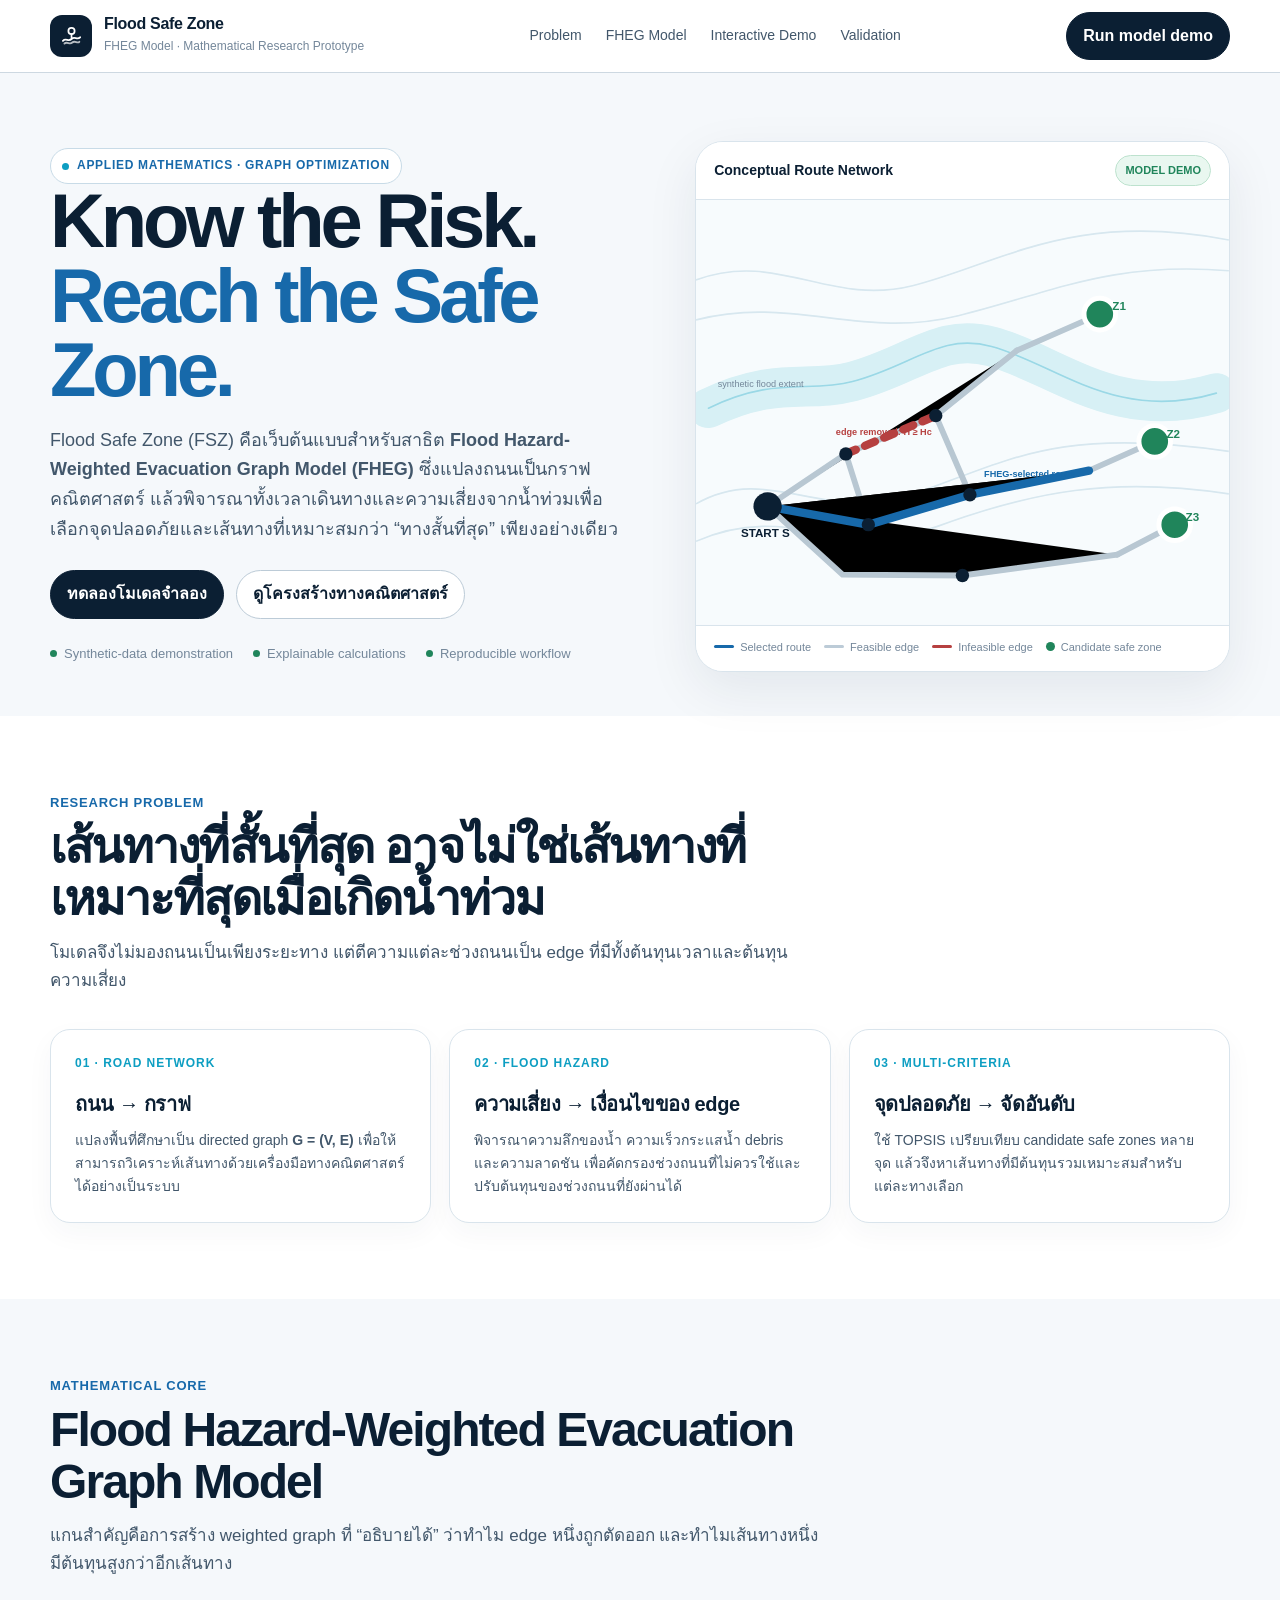
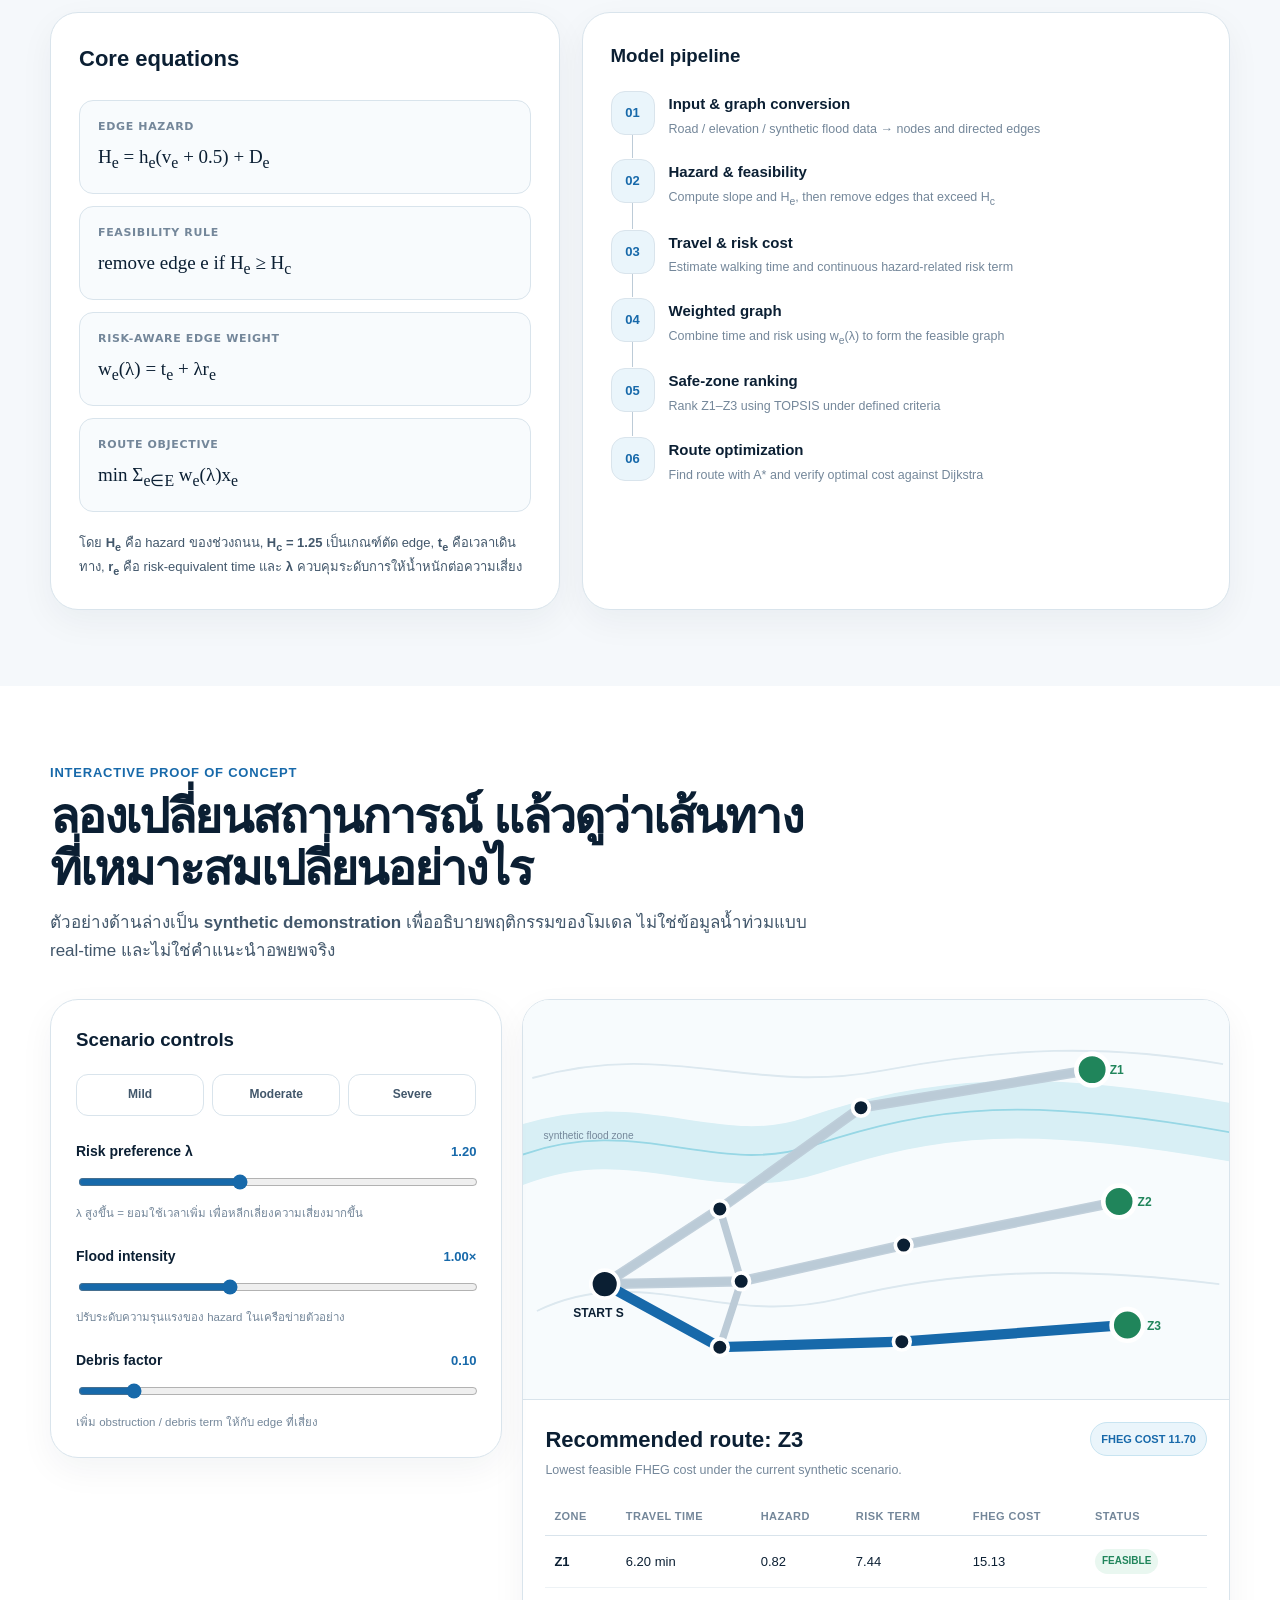
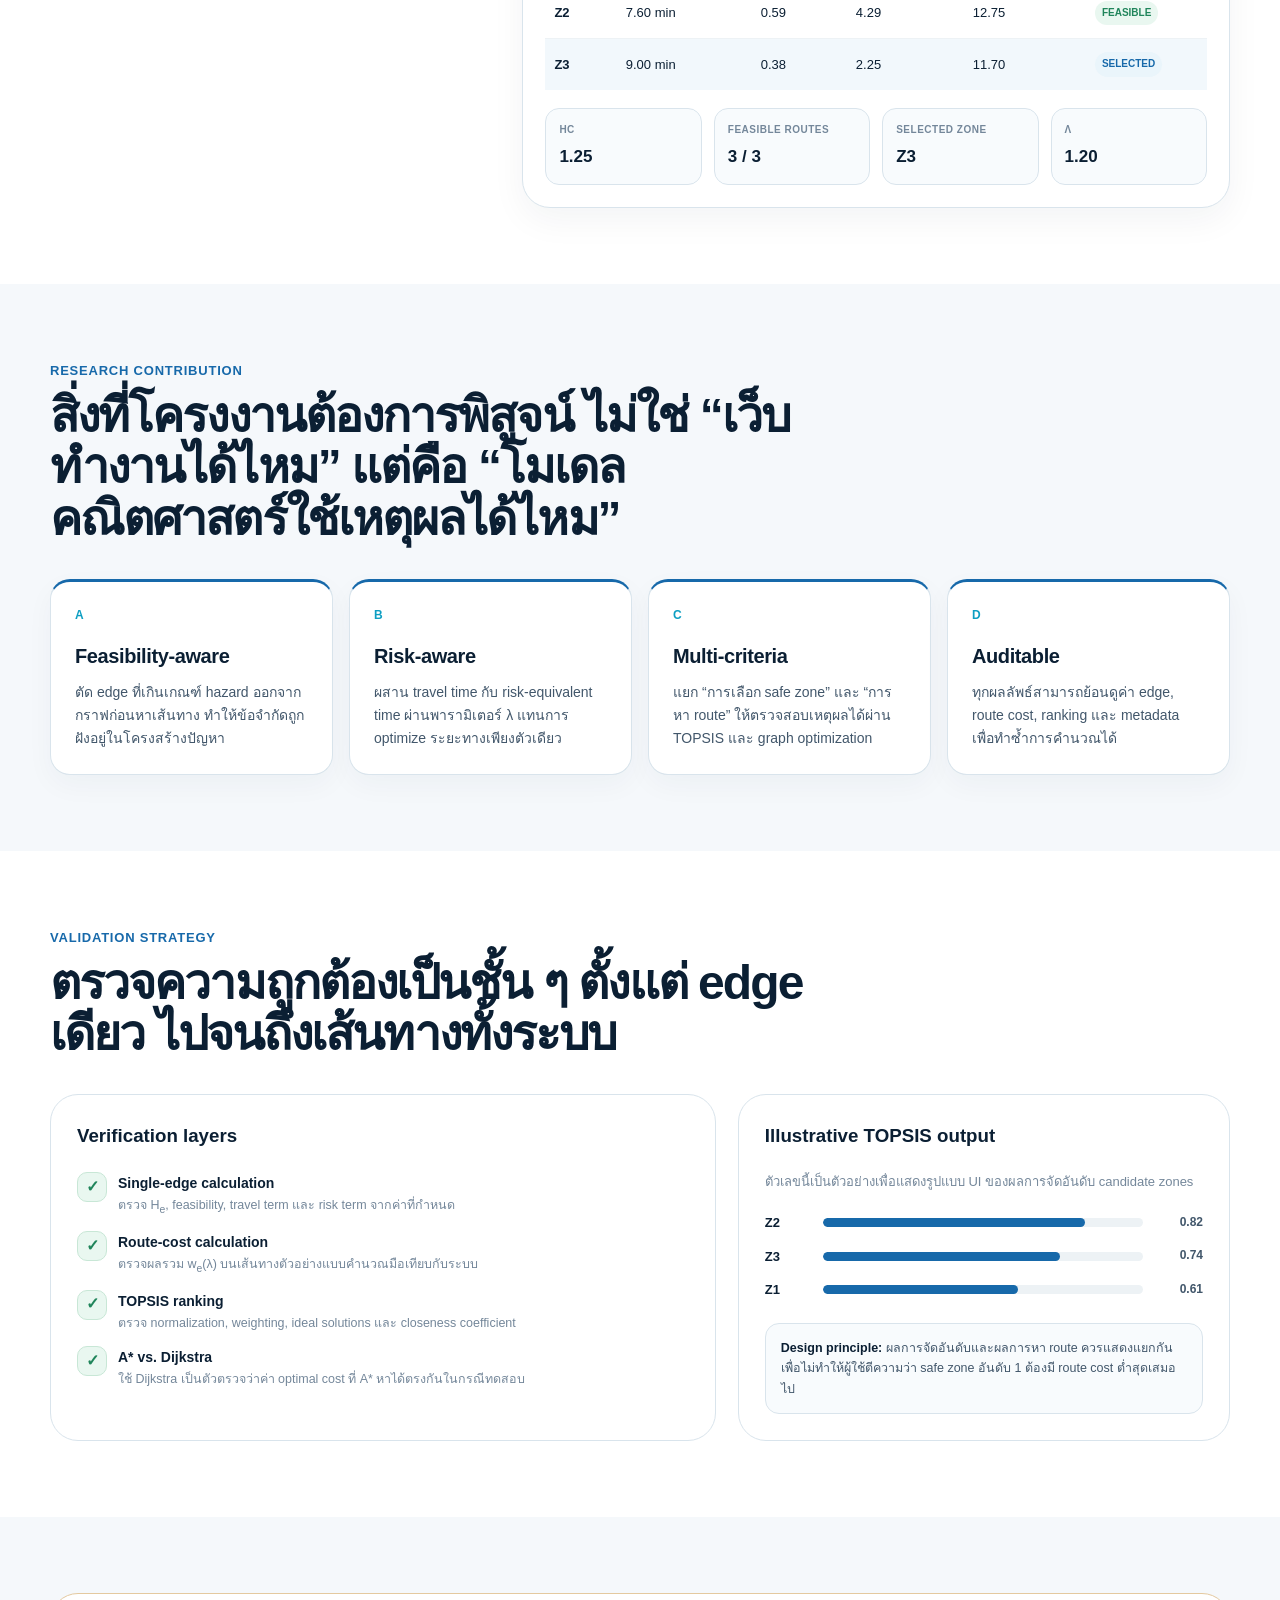
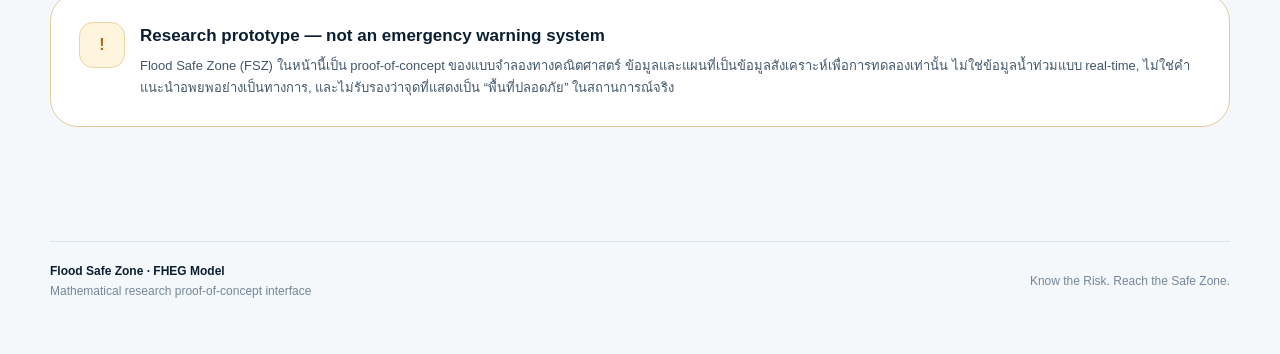
<file: index (2).html>
<!DOCTYPE html>
<html lang="th">
<head>
  <meta charset="UTF-8" />
  <meta name="viewport" content="width=device-width, initial-scale=1.0" />
  <meta name="description" content="Flood Safe Zone (FSZ) — Proof-of-concept interface for the Flood Hazard-Weighted Evacuation Graph Model (FHEG)." />
  <title>Flood Safe Zone | FHEG Model</title>
  <style>
    :root {
      --bg: #f5f8fb;
      --surface: #ffffff;
      --surface-2: #f8fbfd;
      --ink: #0b1f33;
      --ink-2: #42576b;
      --muted: #74879a;
      --line: #d9e4ec;
      --line-strong: #bccbd7;
      --blue: #1769aa;
      --cyan: #0d9ec2;
      --blue-soft: #eaf5fb;
      --green: #20855b;
      --green-soft: #e9f7f0;
      --amber: #a76b12;
      --amber-soft: #fff5de;
      --red: #b64040;
      --red-soft: #fff0f0;
      --shadow: 0 18px 52px rgba(13, 41, 66, 0.08);
      --radius-xl: 28px;
      --radius-lg: 20px;
      --radius-md: 14px;
      --max: 1180px;
    }

    * { box-sizing: border-box; }
    html { scroll-behavior: smooth; }
    body {
      margin: 0;
      font-family: ui-sans-serif, -apple-system, BlinkMacSystemFont, "Segoe UI", "Noto Sans Thai", Arial, sans-serif;
      color: var(--ink);
      background: var(--bg);
      line-height: 1.65;
    }

    a { color: inherit; text-decoration: none; }
    button, input { font: inherit; }
    button { cursor: pointer; }

    .container { width: min(calc(100% - 36px), var(--max)); margin: 0 auto; }

    .topbar {
      position: sticky;
      top: 0;
      z-index: 50;
      background: rgba(255,255,255,.96);
      border-bottom: 1px solid rgba(188,203,215,.75);
      backdrop-filter: blur(10px);
    }

    .nav {
      min-height: 72px;
      display: flex;
      align-items: center;
      justify-content: space-between;
      gap: 28px;
    }

    .brand { display: flex; align-items: center; gap: 12px; min-width: 0; }
    .brand-mark {
      width: 42px; height: 42px; border-radius: 12px;
      display: grid; place-items: center;
      background: var(--ink);
      color: #fff;
      flex: 0 0 auto;
    }
    .brand-mark svg { width: 25px; height: 25px; }
    .brand-copy strong { display: block; letter-spacing: -.02em; font-size: 16px; line-height: 1.15; }
    .brand-copy span { display: block; color: var(--muted); font-size: 12px; margin-top: 3px; }

    .nav-links { display: flex; align-items: center; gap: 24px; color: var(--ink-2); font-size: 14px; }
    .nav-links a:hover { color: var(--blue); }

    .nav-cta, .primary-btn, .secondary-btn {
      border-radius: 999px;
      padding: 10px 16px;
      border: 1px solid var(--line-strong);
      font-weight: 700;
      transition: .2s ease;
    }
    .nav-cta, .primary-btn { background: var(--ink); color: #fff; border-color: var(--ink); }
    .nav-cta:hover, .primary-btn:hover { transform: translateY(-1px); background: #14314c; }
    .secondary-btn { background: #fff; color: var(--ink); }
    .secondary-btn:hover { border-color: var(--blue); color: var(--blue); }

    .hero { padding: 68px 0 44px; }
    .hero-grid {
      display: grid;
      grid-template-columns: 1.05fr .95fr;
      gap: 54px;
      align-items: center;
    }

    .eyebrow {
      display: inline-flex;
      align-items: center;
      gap: 8px;
      padding: 7px 11px;
      border: 1px solid #c8dbe7;
      border-radius: 999px;
      color: var(--blue);
      background: #fff;
      font-size: 12px;
      font-weight: 800;
      letter-spacing: .06em;
      text-transform: uppercase;
    }
    .dot { width: 7px; height: 7px; border-radius: 50%; background: var(--cyan); }

    h1, h2, h3, p { margin-top: 0; }
    h1 {
      margin-bottom: 18px;
      max-width: 780px;
      font-size: clamp(42px, 6vw, 76px);
      line-height: .98;
      letter-spacing: -.055em;
      font-weight: 850;
    }
    h1 .accent { color: var(--blue); }
    .hero-lead {
      max-width: 700px;
      color: var(--ink-2);
      font-size: 18px;
      margin-bottom: 26px;
    }
    .hero-actions { display: flex; gap: 12px; flex-wrap: wrap; }
    .hero-micro {
      display: flex;
      gap: 20px;
      flex-wrap: wrap;
      margin-top: 24px;
      color: var(--muted);
      font-size: 13px;
    }
    .hero-micro span { display: inline-flex; align-items: center; gap: 7px; }
    .hero-micro i { width: 7px; height: 7px; border-radius: 50%; background: var(--green); }

    .hero-visual {
      position: relative;
      border: 1px solid var(--line);
      background: #fff;
      box-shadow: var(--shadow);
      border-radius: var(--radius-xl);
      overflow: hidden;
    }
    .map-head {
      min-height: 58px;
      display: flex;
      align-items: center;
      justify-content: space-between;
      gap: 12px;
      padding: 0 18px;
      border-bottom: 1px solid var(--line);
      background: #fff;
    }
    .map-head strong { font-size: 14px; }
    .status-chip {
      font-size: 11px;
      font-weight: 800;
      border-radius: 999px;
      padding: 5px 9px;
      background: var(--green-soft);
      color: var(--green);
      border: 1px solid #bde2ce;
    }
    .hero-map { display: block; width: 100%; height: auto; background: #f7fbfd; }
    .map-legend {
      display: flex;
      gap: 13px;
      flex-wrap: wrap;
      align-items: center;
      padding: 12px 18px 15px;
      border-top: 1px solid var(--line);
      color: var(--muted);
      font-size: 11px;
      background: #fff;
    }
    .legend-item { display: inline-flex; gap: 6px; align-items: center; }
    .legend-line { width: 20px; height: 3px; border-radius: 99px; background: var(--line-strong); }
    .legend-line.selected { background: var(--blue); }
    .legend-line.blocked { background: var(--red); }
    .legend-node { width: 9px; height: 9px; border-radius: 50%; background: var(--green); }

    .section { padding: 76px 0; }
    .section.white { background: #fff; }
    .section-heading { max-width: 770px; margin-bottom: 34px; }
    .section-heading .kicker { color: var(--blue); font-size: 13px; font-weight: 800; letter-spacing: .06em; text-transform: uppercase; margin-bottom: 8px; }
    h2 { font-size: clamp(31px, 4vw, 48px); letter-spacing: -.04em; line-height: 1.08; margin-bottom: 14px; }
    .section-heading p { color: var(--ink-2); font-size: 17px; }

    .problem-grid { display: grid; grid-template-columns: repeat(3, 1fr); gap: 18px; }
    .card {
      background: #fff;
      border: 1px solid var(--line);
      border-radius: var(--radius-lg);
      padding: 24px;
      box-shadow: 0 10px 28px rgba(13, 41, 66, 0.04);
    }
    .card .num { color: var(--cyan); font-size: 12px; font-weight: 900; letter-spacing: .08em; margin-bottom: 14px; }
    .card h3 { font-size: 20px; margin-bottom: 8px; letter-spacing: -.02em; }
    .card p { color: var(--ink-2); margin-bottom: 0; font-size: 14px; }

    .model-shell {
      display: grid;
      grid-template-columns: .88fr 1.12fr;
      gap: 22px;
      align-items: stretch;
    }
    .formula-card, .workflow-card, .demo-panel, .results-panel {
      background: #fff;
      border: 1px solid var(--line);
      border-radius: var(--radius-xl);
      box-shadow: 0 12px 34px rgba(13, 41, 66, 0.05);
    }
    .formula-card { padding: 28px; }
    .formula-card h3 { font-size: 22px; }
    .formula-stack { display: grid; gap: 12px; margin: 20px 0; }
    .formula {
      padding: 17px 18px;
      background: var(--surface-2);
      border: 1px solid var(--line);
      border-radius: var(--radius-md);
      font-family: "Cambria Math", "Times New Roman", serif;
      font-size: 19px;
      overflow-x: auto;
      white-space: nowrap;
    }
    .formula small { font-family: ui-sans-serif, system-ui, sans-serif; font-size: 11px; color: var(--muted); display: block; margin-bottom: 5px; text-transform: uppercase; letter-spacing: .06em; font-weight: 800; }
    .model-note { color: var(--ink-2); font-size: 13px; margin-bottom: 0; }

    .workflow-card { padding: 28px; }
    .workflow { display: grid; gap: 0; }
    .workflow-step { display: grid; grid-template-columns: 44px 1fr; gap: 14px; position: relative; padding-bottom: 20px; }
    .workflow-step:last-child { padding-bottom: 0; }
    .workflow-step:not(:last-child)::before { content: ""; position: absolute; left: 21px; top: 39px; bottom: 1px; width: 1px; background: var(--line-strong); }
    .step-icon { width: 44px; height: 44px; border-radius: 14px; border: 1px solid var(--line); background: var(--blue-soft); color: var(--blue); display: grid; place-items: center; font-weight: 900; font-size: 13px; z-index: 1; }
    .workflow-step h4 { margin: 1px 0 2px; font-size: 15px; }
    .workflow-step p { margin: 0; color: var(--muted); font-size: 12.5px; }

    .demo-wrap { display: grid; grid-template-columns: .78fr 1.22fr; gap: 20px; align-items: start; }
    .demo-panel { padding: 25px; position: sticky; top: 92px; }
    .control { margin-bottom: 22px; }
    .control:last-child { margin-bottom: 0; }
    .control-head { display: flex; align-items: baseline; justify-content: space-between; gap: 12px; margin-bottom: 9px; }
    .control-head label { font-size: 14px; font-weight: 800; }
    .control-value { color: var(--blue); font-size: 13px; font-weight: 900; }
    input[type="range"] { width: 100%; accent-color: var(--blue); }
    .control-help { margin-top: 5px; color: var(--muted); font-size: 11.5px; }
    .preset-row { display: grid; grid-template-columns: repeat(3, 1fr); gap: 8px; margin-bottom: 24px; }
    .preset {
      border: 1px solid var(--line);
      background: #fff;
      border-radius: 12px;
      padding: 10px 8px;
      font-size: 12px;
      font-weight: 800;
      color: var(--ink-2);
    }
    .preset:hover { border-color: var(--blue); color: var(--blue); }

    .results-panel { overflow: hidden; }
    .results-map-wrap { border-bottom: 1px solid var(--line); background: #f7fbfd; }
    #demoMap { display: block; width: 100%; height: auto; }
    .result-summary { padding: 22px; }
    .result-top { display: flex; justify-content: space-between; gap: 18px; align-items: flex-start; margin-bottom: 16px; }
    .result-top h3 { font-size: 22px; margin-bottom: 2px; }
    .result-top p { color: var(--muted); margin: 0; font-size: 12.5px; }
    .decision-badge { white-space: nowrap; padding: 7px 10px; border-radius: 999px; background: var(--blue-soft); color: var(--blue); font-size: 11px; font-weight: 900; border: 1px solid #c8e4f1; }

    .route-table { width: 100%; border-collapse: collapse; font-size: 13px; }
    .route-table th { text-align: left; color: var(--muted); font-size: 11px; letter-spacing: .04em; text-transform: uppercase; padding: 10px 9px; border-bottom: 1px solid var(--line); }
    .route-table td { padding: 13px 9px; border-bottom: 1px solid #edf2f5; vertical-align: middle; }
    .route-table tr:last-child td { border-bottom: 0; }
    .route-table tr.selected-row { background: #f2f8fc; }
    .route-name { font-weight: 800; }
    .route-status { font-size: 10px; font-weight: 900; padding: 4px 7px; border-radius: 999px; display: inline-block; }
    .route-status.open { color: var(--green); background: var(--green-soft); }
    .route-status.blocked { color: var(--red); background: var(--red-soft); }
    .route-status.best { color: var(--blue); background: var(--blue-soft); }

    .audit-row { display: grid; grid-template-columns: repeat(4, 1fr); gap: 12px; margin-top: 18px; }
    .audit-metric { padding: 13px; border: 1px solid var(--line); border-radius: 14px; background: var(--surface-2); }
    .audit-metric span { display: block; color: var(--muted); font-size: 10px; text-transform: uppercase; letter-spacing: .05em; font-weight: 800; }
    .audit-metric strong { display: block; margin-top: 5px; font-size: 17px; }

    .contrib-grid { display: grid; grid-template-columns: repeat(4, 1fr); gap: 16px; }
    .contrib-card { border-top: 3px solid var(--blue); }

    .validation-grid { display: grid; grid-template-columns: 1.15fr .85fr; gap: 22px; }
    .validation-box { border: 1px solid var(--line); border-radius: var(--radius-xl); background: #fff; padding: 26px; }
    .checklist { display: grid; gap: 13px; margin-top: 20px; }
    .check-item { display: grid; grid-template-columns: 30px 1fr; gap: 11px; align-items: start; }
    .check-mark { width: 30px; height: 30px; border-radius: 10px; display: grid; place-items: center; background: var(--green-soft); color: var(--green); font-weight: 900; border: 1px solid #c8e7d6; }
    .check-item strong { display: block; font-size: 14px; }
    .check-item span { display: block; color: var(--muted); font-size: 12.5px; }

    .topsis {
      display: grid;
      gap: 12px;
      margin-top: 20px;
    }
    .zone-row { display: grid; grid-template-columns: 48px 1fr 50px; gap: 10px; align-items: center; }
    .zone-row strong { font-size: 13px; }
    .bar { height: 9px; background: #edf2f5; border-radius: 99px; overflow: hidden; }
    .bar > span { display: block; height: 100%; background: var(--blue); border-radius: inherit; }
    .zone-row em { font-style: normal; font-size: 12px; font-weight: 900; color: var(--ink-2); text-align: right; }

    .disclaimer {
      padding: 28px;
      border-radius: var(--radius-xl);
      background: #fff;
      border: 1px solid #e4c99f;
      display: grid;
      grid-template-columns: 46px 1fr;
      gap: 15px;
      align-items: start;
    }
    .warning-icon { width: 46px; height: 46px; border-radius: 14px; display: grid; place-items: center; background: var(--amber-soft); color: var(--amber); border: 1px solid #ecd49d; font-weight: 900; }
    .disclaimer h3 { margin-bottom: 5px; font-size: 17px; }
    .disclaimer p { margin: 0; color: var(--ink-2); font-size: 13px; }

    footer { padding: 38px 0 52px; color: var(--muted); font-size: 12px; }
    .footer-row { display: flex; justify-content: space-between; gap: 18px; align-items: center; border-top: 1px solid var(--line); padding-top: 20px; }

    .mobile-only { display: none; }

    @media (max-width: 980px) {
      .nav-links { display: none; }
      .hero-grid, .model-shell, .demo-wrap, .validation-grid { grid-template-columns: 1fr; }
      .hero { padding-top: 46px; }
      .demo-panel { position: static; }
      .problem-grid { grid-template-columns: 1fr 1fr; }
      .contrib-grid { grid-template-columns: 1fr 1fr; }
    }

    @media (max-width: 640px) {
      .container { width: min(calc(100% - 24px), var(--max)); }
      .nav { min-height: 64px; }
      .brand-copy span { display: none; }
      .nav-cta { display: none; }
      .hero { padding: 38px 0 26px; }
      h1 { font-size: 44px; }
      .hero-lead { font-size: 16px; }
      .section { padding: 58px 0; }
      .problem-grid, .contrib-grid { grid-template-columns: 1fr; }
      .audit-row { grid-template-columns: 1fr 1fr; }
      .result-top { display: grid; }
      .route-table { font-size: 12px; }
      .route-table th:nth-child(3), .route-table td:nth-child(3) { display: none; }
      .footer-row { display: grid; }
    }
  </style>
</head>
<body>
  <header class="topbar">
    <div class="container nav">
      <a href="#top" class="brand" aria-label="Flood Safe Zone home">
        <div class="brand-mark" aria-hidden="true">
          <svg viewBox="0 0 32 32" fill="none">
            <path d="M5 21.5C9 17.2 12 23.4 16 19.2C20 15 23.2 21.2 27 17" stroke="currentColor" stroke-width="2.4" stroke-linecap="round"/>
            <path d="M7 25C10.8 21.7 13.3 27.2 17 23.7C20.4 20.4 23.5 25.5 26 22.8" stroke="currentColor" stroke-width="2.4" stroke-linecap="round" opacity=".7"/>
            <circle cx="16" cy="9" r="4" stroke="currentColor" stroke-width="2.2"/>
            <path d="M16 13V17" stroke="currentColor" stroke-width="2.2" stroke-linecap="round"/>
          </svg>
        </div>
        <div class="brand-copy">
          <strong>Flood Safe Zone</strong>
          <span>FHEG Model · Mathematical Research Prototype</span>
        </div>
      </a>

      <nav class="nav-links" aria-label="Primary navigation">
        <a href="#problem">Problem</a>
        <a href="#model">FHEG Model</a>
        <a href="#demo">Interactive Demo</a>
        <a href="#validation">Validation</a>
      </nav>

      <a class="nav-cta" href="#demo">Run model demo</a>
    </div>
  </header>

  <main id="top">
    <section class="hero">
      <div class="container hero-grid">
        <div>
          <div class="eyebrow"><span class="dot"></span> Applied Mathematics · Graph Optimization</div>
          <h1>Know the Risk.<br><span class="accent">Reach the Safe Zone.</span></h1>
          <p class="hero-lead">
            Flood Safe Zone (FSZ) คือเว็บต้นแบบสำหรับสาธิต <strong>Flood Hazard-Weighted Evacuation Graph Model (FHEG)</strong>
            ซึ่งแปลงถนนเป็นกราฟคณิตศาสตร์ แล้วพิจารณาทั้งเวลาเดินทางและความเสี่ยงจากน้ำท่วมเพื่อเลือกจุดปลอดภัยและเส้นทางที่เหมาะสมกว่า “ทางสั้นที่สุด” เพียงอย่างเดียว
          </p>
          <div class="hero-actions">
            <a class="primary-btn" href="#demo">ทดลองโมเดลจำลอง</a>
            <a class="secondary-btn" href="#model">ดูโครงสร้างทางคณิตศาสตร์</a>
          </div>
          <div class="hero-micro">
            <span><i></i> Synthetic-data demonstration</span>
            <span><i></i> Explainable calculations</span>
            <span><i></i> Reproducible workflow</span>
          </div>
        </div>

        <div class="hero-visual" aria-label="Conceptual FHEG route map">
          <div class="map-head">
            <strong>Conceptual Route Network</strong>
            <span class="status-chip">MODEL DEMO</span>
          </div>
          <svg class="hero-map" viewBox="0 0 640 510" role="img" aria-label="Stylized network map showing a start point and three candidate safe zones">
            <rect width="640" height="510" fill="#F7FBFD"/>
            <path d="M0 96C98 60 160 128 260 103C364 77 451 12 640 48" stroke="#D7E7EF" stroke-width="2" fill="none"/>
            <path d="M0 144C116 114 198 168 315 139C425 112 498 73 640 85" stroke="#D7E7EF" stroke-width="2" fill="none"/>
            <path d="M0 365C86 315 153 388 255 355C368 318 428 270 640 302" stroke="#D7E7EF" stroke-width="2" fill="none"/>
            <path d="M0 410C112 360 180 434 290 392C404 350 500 332 640 353" stroke="#D7E7EF" stroke-width="2" fill="none"/>

            <path d="M15 250C95 211 134 232 188 218C260 199 294 159 355 176C431 196 504 268 625 232" stroke="#D7F0F5" stroke-width="48" fill="none" stroke-linecap="round"/>
            <path d="M15 250C95 211 134 232 188 218C260 199 294 159 355 176C431 196 504 268 625 232" stroke="#9AD8E6" stroke-width="2" fill="none" stroke-linecap="round"/>

            <g stroke="#B8C7D2" stroke-width="7" stroke-linecap="round">
              <path d="M86 368L180 305L288 259L385 181"/>
              <path d="M86 368L207 390L329 354L472 325"/>
              <path d="M86 368L176 450L320 451L506 426"/>
              <path d="M180 305L207 390"/>
              <path d="M288 259L329 354"/>
              <path d="M385 181L485 137"/>
              <path d="M472 325L551 290"/>
              <path d="M506 426L575 390"/>
            </g>

            <g stroke="#1769AA" stroke-width="10" stroke-linecap="round">
              <path d="M86 368L207 390L329 354L472 325"/>
            </g>
            <path d="M180 305L288 259" stroke="#B64040" stroke-width="10" stroke-linecap="round" stroke-dasharray="13 12"/>

            <g fill="#0B1F33">
              <circle cx="86" cy="368" r="17"/>
              <circle cx="180" cy="305" r="8"/>
              <circle cx="207" cy="390" r="8"/>
              <circle cx="288" cy="259" r="8"/>
              <circle cx="329" cy="354" r="8"/>
              <circle cx="320" cy="451" r="8"/>
            </g>
            <g fill="#20855B" stroke="#FFFFFF" stroke-width="6">
              <circle cx="485" cy="137" r="19"/>
              <circle cx="551" cy="290" r="19"/>
              <circle cx="575" cy="390" r="19"/>
            </g>

            <g font-family="Segoe UI, Arial" font-weight="800" font-size="14">
              <text x="54" y="405" fill="#0B1F33">START S</text>
              <text x="500" y="132" fill="#20855B">Z1</text>
              <text x="565" y="286" fill="#20855B">Z2</text>
              <text x="588" y="386" fill="#20855B">Z3</text>
            </g>
            <g font-family="Segoe UI, Arial" font-size="11" fill="#74879A">
              <text x="26" y="225">synthetic flood extent</text>
              <text x="346" y="333" fill="#1769AA" font-weight="800">FHEG-selected route</text>
              <text x="168" y="282" fill="#B64040" font-weight="800">edge removed: H ≥ Hc</text>
            </g>
          </svg>
          <div class="map-legend">
            <span class="legend-item"><span class="legend-line selected"></span> Selected route</span>
            <span class="legend-item"><span class="legend-line"></span> Feasible edge</span>
            <span class="legend-item"><span class="legend-line blocked"></span> Infeasible edge</span>
            <span class="legend-item"><span class="legend-node"></span> Candidate safe zone</span>
          </div>
        </div>
      </div>
    </section>

    <section id="problem" class="section white">
      <div class="container">
        <div class="section-heading">
          <div class="kicker">Research problem</div>
          <h2>เส้นทางที่สั้นที่สุด อาจไม่ใช่เส้นทางที่เหมาะที่สุดเมื่อเกิดน้ำท่วม</h2>
          <p>โมเดลจึงไม่มองถนนเป็นเพียงระยะทาง แต่ตีความแต่ละช่วงถนนเป็น edge ที่มีทั้งต้นทุนเวลาและต้นทุนความเสี่ยง</p>
        </div>
        <div class="problem-grid">
          <article class="card">
            <div class="num">01 · ROAD NETWORK</div>
            <h3>ถนน → กราฟ</h3>
            <p>แปลงพื้นที่ศึกษาเป็น directed graph <strong>G = (V, E)</strong> เพื่อให้สามารถวิเคราะห์เส้นทางด้วยเครื่องมือทางคณิตศาสตร์ได้อย่างเป็นระบบ</p>
          </article>
          <article class="card">
            <div class="num">02 · FLOOD HAZARD</div>
            <h3>ความเสี่ยง → เงื่อนไขของ edge</h3>
            <p>พิจารณาความลึกของน้ำ ความเร็วกระแสน้ำ debris และความลาดชัน เพื่อคัดกรองช่วงถนนที่ไม่ควรใช้และปรับต้นทุนของช่วงถนนที่ยังผ่านได้</p>
          </article>
          <article class="card">
            <div class="num">03 · MULTI-CRITERIA</div>
            <h3>จุดปลอดภัย → จัดอันดับ</h3>
            <p>ใช้ TOPSIS เปรียบเทียบ candidate safe zones หลายจุด แล้วจึงหาเส้นทางที่มีต้นทุนรวมเหมาะสมสำหรับแต่ละทางเลือก</p>
          </article>
        </div>
      </div>
    </section>

    <section id="model" class="section">
      <div class="container">
        <div class="section-heading">
          <div class="kicker">Mathematical core</div>
          <h2>Flood Hazard-Weighted Evacuation Graph Model</h2>
          <p>แกนสำคัญคือการสร้าง weighted graph ที่ “อธิบายได้” ว่าทำไม edge หนึ่งถูกตัดออก และทำไมเส้นทางหนึ่งมีต้นทุนสูงกว่าอีกเส้นทาง</p>
        </div>

        <div class="model-shell">
          <article class="formula-card">
            <h3>Core equations</h3>
            <div class="formula-stack">
              <div class="formula"><small>Edge hazard</small>H<sub>e</sub> = h<sub>e</sub>(v<sub>e</sub> + 0.5) + D<sub>e</sub></div>
              <div class="formula"><small>Feasibility rule</small>remove edge e if H<sub>e</sub> ≥ H<sub>c</sub></div>
              <div class="formula"><small>Risk-aware edge weight</small>w<sub>e</sub>(λ) = t<sub>e</sub> + λr<sub>e</sub></div>
              <div class="formula"><small>Route objective</small>min Σ<sub>e∈E</sub> w<sub>e</sub>(λ)x<sub>e</sub></div>
            </div>
            <p class="model-note">
              โดย <strong>H<sub>e</sub></strong> คือ hazard ของช่วงถนน, <strong>H<sub>c</sub> = 1.25</strong> เป็นเกณฑ์ตัด edge,
              <strong>t<sub>e</sub></strong> คือเวลาเดินทาง, <strong>r<sub>e</sub></strong> คือ risk-equivalent time และ <strong>λ</strong> ควบคุมระดับการให้น้ำหนักต่อความเสี่ยง
            </p>
          </article>

          <article class="workflow-card">
            <h3>Model pipeline</h3>
            <div class="workflow">
              <div class="workflow-step"><div class="step-icon">01</div><div><h4>Input & graph conversion</h4><p>Road / elevation / synthetic flood data → nodes and directed edges</p></div></div>
              <div class="workflow-step"><div class="step-icon">02</div><div><h4>Hazard & feasibility</h4><p>Compute slope and H<sub>e</sub>, then remove edges that exceed H<sub>c</sub></p></div></div>
              <div class="workflow-step"><div class="step-icon">03</div><div><h4>Travel & risk cost</h4><p>Estimate walking time and continuous hazard-related risk term</p></div></div>
              <div class="workflow-step"><div class="step-icon">04</div><div><h4>Weighted graph</h4><p>Combine time and risk using w<sub>e</sub>(λ) to form the feasible graph</p></div></div>
              <div class="workflow-step"><div class="step-icon">05</div><div><h4>Safe-zone ranking</h4><p>Rank Z1–Z3 using TOPSIS under defined criteria</p></div></div>
              <div class="workflow-step"><div class="step-icon">06</div><div><h4>Route optimization</h4><p>Find route with A* and verify optimal cost against Dijkstra</p></div></div>
            </div>
          </article>
        </div>
      </div>
    </section>

    <section id="demo" class="section white">
      <div class="container">
        <div class="section-heading">
          <div class="kicker">Interactive proof of concept</div>
          <h2>ลองเปลี่ยนสถานการณ์ แล้วดูว่าเส้นทางที่เหมาะสมเปลี่ยนอย่างไร</h2>
          <p>ตัวอย่างด้านล่างเป็น <strong>synthetic demonstration</strong> เพื่ออธิบายพฤติกรรมของโมเดล ไม่ใช่ข้อมูลน้ำท่วมแบบ real-time และไม่ใช่คำแนะนำอพยพจริง</p>
        </div>

        <div class="demo-wrap">
          <aside class="demo-panel">
            <h3>Scenario controls</h3>
            <div class="preset-row">
              <button class="preset" data-preset="mild">Mild</button>
              <button class="preset" data-preset="moderate">Moderate</button>
              <button class="preset" data-preset="severe">Severe</button>
            </div>

            <div class="control">
              <div class="control-head"><label for="lambda">Risk preference λ</label><span class="control-value" id="lambdaValue">1.20</span></div>
              <input id="lambda" type="range" min="0" max="3" value="1.2" step="0.05" />
              <div class="control-help">λ สูงขึ้น = ยอมใช้เวลาเพิ่ม เพื่อหลีกเลี่ยงความเสี่ยงมากขึ้น</div>
            </div>

            <div class="control">
              <div class="control-head"><label for="water">Flood intensity</label><span class="control-value" id="waterValue">1.00×</span></div>
              <input id="water" type="range" min="0.55" max="1.75" value="1" step="0.05" />
              <div class="control-help">ปรับระดับความรุนแรงของ hazard ในเครือข่ายตัวอย่าง</div>
            </div>

            <div class="control">
              <div class="control-head"><label for="debris">Debris factor</label><span class="control-value" id="debrisValue">0.10</span></div>
              <input id="debris" type="range" min="0" max="0.8" value="0.1" step="0.05" />
              <div class="control-help">เพิ่ม obstruction / debris term ให้กับ edge ที่เสี่ยง</div>
            </div>
          </aside>

          <article class="results-panel">
            <div class="results-map-wrap">
              <svg id="demoMap" viewBox="0 0 760 430" role="img" aria-label="Interactive synthetic route network">
                <rect width="760" height="430" fill="#F7FBFD"/>
                <path d="M-10 170C120 119 204 192 311 157C444 113 545 103 770 144" stroke="#D8EFF5" stroke-width="62" fill="none" stroke-linecap="round"/>
                <path d="M-10 170C120 119 204 192 311 157C444 113 545 103 770 144" stroke="#97D7E5" stroke-width="2" fill="none"/>
                <path d="M10 84C160 42 242 103 387 76C520 51 625 47 754 69" stroke="#DCE8EF" stroke-width="2" fill="none"/>
                <path d="M15 335C126 281 213 353 340 322C463 291 587 286 750 306" stroke="#DCE8EF" stroke-width="2" fill="none"/>

                <g id="baseEdges" stroke="#BCCBD7" stroke-width="8" stroke-linecap="round">
                  <path d="M88 306L212 225"/>
                  <path d="M212 225L364 116"/>
                  <path d="M364 116L613 75"/>
                  <path d="M88 306L235 303"/>
                  <path d="M235 303L410 264"/>
                  <path d="M410 264L642 217"/>
                  <path d="M88 306L212 374"/>
                  <path d="M212 374L408 368"/>
                  <path d="M408 368L651 350"/>
                  <path d="M212 225L235 303"/>
                  <path d="M235 303L212 374"/>
                </g>

                <g id="routeZ1" stroke="#1769AA" stroke-width="11" stroke-linecap="round" fill="none">
                  <path d="M88 306L212 225L364 116L613 75"/>
                </g>
                <g id="routeZ2" stroke="#BCCBD7" stroke-width="11" stroke-linecap="round" fill="none">
                  <path d="M88 306L235 303L410 264L642 217"/>
                </g>
                <g id="routeZ3" stroke="#BCCBD7" stroke-width="11" stroke-linecap="round" fill="none">
                  <path d="M88 306L212 374L408 368L651 350"/>
                </g>

                <g fill="#0B1F33" stroke="#fff" stroke-width="4">
                  <circle cx="88" cy="306" r="15"/><circle cx="212" cy="225" r="9"/><circle cx="364" cy="116" r="9"/>
                  <circle cx="235" cy="303" r="9"/><circle cx="410" cy="264" r="9"/>
                  <circle cx="212" cy="374" r="9"/><circle cx="408" cy="368" r="9"/>
                </g>
                <g fill="#20855B" stroke="#fff" stroke-width="5">
                  <circle cx="613" cy="75" r="17"/><circle cx="642" cy="217" r="17"/><circle cx="651" cy="350" r="17"/>
                </g>

                <g font-family="Segoe UI, Arial" font-size="13" font-weight="800">
                  <text x="54" y="341" fill="#0B1F33">START S</text>
                  <text x="632" y="80" fill="#20855B">Z1</text>
                  <text x="662" y="222" fill="#20855B">Z2</text>
                  <text x="672" y="355" fill="#20855B">Z3</text>
                </g>
                <text x="22" y="150" font-family="Segoe UI, Arial" font-size="11" fill="#74879A">synthetic flood zone</text>
              </svg>
            </div>

            <div class="result-summary">
              <div class="result-top">
                <div>
                  <h3 id="decisionTitle">Recommended route: Z1</h3>
                  <p id="decisionText">Lowest feasible FHEG cost under the current synthetic scenario.</p>
                </div>
                <span class="decision-badge" id="decisionBadge">FHEG COST 14.84</span>
              </div>

              <div style="overflow-x:auto;">
                <table class="route-table" aria-label="Synthetic route comparison table">
                  <thead>
                    <tr>
                      <th>Zone</th>
                      <th>Travel time</th>
                      <th>Hazard</th>
                      <th>Risk term</th>
                      <th>FHEG cost</th>
                      <th>Status</th>
                    </tr>
                  </thead>
                  <tbody id="routeRows"></tbody>
                </table>
              </div>

              <div class="audit-row">
                <div class="audit-metric"><span>Hc</span><strong>1.25</strong></div>
                <div class="audit-metric"><span>Feasible routes</span><strong id="feasibleMetric">3 / 3</strong></div>
                <div class="audit-metric"><span>Selected zone</span><strong id="zoneMetric">Z1</strong></div>
                <div class="audit-metric"><span>λ</span><strong id="lambdaMetric">1.20</strong></div>
              </div>
            </div>
          </article>
        </div>
      </div>
    </section>

    <section class="section">
      <div class="container">
        <div class="section-heading">
          <div class="kicker">Research contribution</div>
          <h2>สิ่งที่โครงงานต้องการพิสูจน์ ไม่ใช่ “เว็บทำงานได้ไหม” แต่คือ “โมเดลคณิตศาสตร์ใช้เหตุผลได้ไหม”</h2>
        </div>
        <div class="contrib-grid">
          <article class="card contrib-card"><div class="num">A</div><h3>Feasibility-aware</h3><p>ตัด edge ที่เกินเกณฑ์ hazard ออกจากกราฟก่อนหาเส้นทาง ทำให้ข้อจำกัดถูกฝังอยู่ในโครงสร้างปัญหา</p></article>
          <article class="card contrib-card"><div class="num">B</div><h3>Risk-aware</h3><p>ผสาน travel time กับ risk-equivalent time ผ่านพารามิเตอร์ λ แทนการ optimize ระยะทางเพียงตัวเดียว</p></article>
          <article class="card contrib-card"><div class="num">C</div><h3>Multi-criteria</h3><p>แยก “การเลือก safe zone” และ “การหา route” ให้ตรวจสอบเหตุผลได้ผ่าน TOPSIS และ graph optimization</p></article>
          <article class="card contrib-card"><div class="num">D</div><h3>Auditable</h3><p>ทุกผลลัพธ์สามารถย้อนดูค่า edge, route cost, ranking และ metadata เพื่อทำซ้ำการคำนวณได้</p></article>
        </div>
      </div>
    </section>

    <section id="validation" class="section white">
      <div class="container">
        <div class="section-heading">
          <div class="kicker">Validation strategy</div>
          <h2>ตรวจความถูกต้องเป็นชั้น ๆ ตั้งแต่ edge เดียว ไปจนถึงเส้นทางทั้งระบบ</h2>
        </div>
        <div class="validation-grid">
          <article class="validation-box">
            <h3>Verification layers</h3>
            <div class="checklist">
              <div class="check-item"><div class="check-mark">✓</div><div><strong>Single-edge calculation</strong><span>ตรวจ H<sub>e</sub>, feasibility, travel term และ risk term จากค่าที่กำหนด</span></div></div>
              <div class="check-item"><div class="check-mark">✓</div><div><strong>Route-cost calculation</strong><span>ตรวจผลรวม w<sub>e</sub>(λ) บนเส้นทางตัวอย่างแบบคำนวณมือเทียบกับระบบ</span></div></div>
              <div class="check-item"><div class="check-mark">✓</div><div><strong>TOPSIS ranking</strong><span>ตรวจ normalization, weighting, ideal solutions และ closeness coefficient</span></div></div>
              <div class="check-item"><div class="check-mark">✓</div><div><strong>A* vs. Dijkstra</strong><span>ใช้ Dijkstra เป็นตัวตรวจว่าค่า optimal cost ที่ A* หาได้ตรงกันในกรณีทดสอบ</span></div></div>
            </div>
          </article>

          <article class="validation-box">
            <h3>Illustrative TOPSIS output</h3>
            <p style="color:var(--muted);font-size:13px;">ตัวเลขนี้เป็นตัวอย่างเพื่อแสดงรูปแบบ UI ของผลการจัดอันดับ candidate zones</p>
            <div class="topsis">
              <div class="zone-row"><strong>Z2</strong><div class="bar"><span style="width:82%"></span></div><em>0.82</em></div>
              <div class="zone-row"><strong>Z3</strong><div class="bar"><span style="width:74%"></span></div><em>0.74</em></div>
              <div class="zone-row"><strong>Z1</strong><div class="bar"><span style="width:61%"></span></div><em>0.61</em></div>
            </div>
            <div style="margin-top:22px;padding:14px 15px;background:var(--surface-2);border:1px solid var(--line);border-radius:14px;color:var(--ink-2);font-size:12.5px;">
              <strong style="color:var(--ink);">Design principle:</strong> ผลการจัดอันดับและผลการหา route ควรแสดงแยกกัน เพื่อไม่ทำให้ผู้ใช้ตีความว่า safe zone อันดับ 1 ต้องมี route cost ต่ำสุดเสมอไป
            </div>
          </article>
        </div>
      </div>
    </section>

    <section class="section">
      <div class="container">
        <div class="disclaimer">
          <div class="warning-icon">!</div>
          <div>
            <h3>Research prototype — not an emergency warning system</h3>
            <p>
              Flood Safe Zone (FSZ) ในหน้านี้เป็น proof-of-concept ของแบบจำลองทางคณิตศาสตร์ ข้อมูลและแผนที่เป็นข้อมูลสังเคราะห์เพื่อการทดลองเท่านั้น
              ไม่ใช่ข้อมูลน้ำท่วมแบบ real-time, ไม่ใช่คำแนะนำอพยพอย่างเป็นทางการ, และไม่รับรองว่าจุดที่แสดงเป็น “พื้นที่ปลอดภัย” ในสถานการณ์จริง
            </p>
          </div>
        </div>
      </div>
    </section>
  </main>

  <footer>
    <div class="container footer-row">
      <div><strong style="color:var(--ink);">Flood Safe Zone · FHEG Model</strong><br>Mathematical research proof-of-concept interface</div>
      <div>Know the Risk. Reach the Safe Zone.</div>
    </div>
  </footer>

  <script>
    const Hc = 1.25;

    const routes = [
      { zone: 'Z1', time: 6.2, baseHazard: 0.77, baseRisk: 7.2, topsis: 0.61 },
      { zone: 'Z2', time: 7.6, baseHazard: 0.56, baseRisk: 4.1, topsis: 0.82 },
      { zone: 'Z3', time: 9.0, baseHazard: 0.36, baseRisk: 2.1, topsis: 0.74 }
    ];

    const lambdaInput = document.getElementById('lambda');
    const waterInput = document.getElementById('water');
    const debrisInput = document.getElementById('debris');
    const routeRows = document.getElementById('routeRows');

    const fmt = n => Number(n).toFixed(2);

    function compute() {
      const lambda = Number(lambdaInput.value);
      const water = Number(waterInput.value);
      const debris = Number(debrisInput.value);

      document.getElementById('lambdaValue').textContent = fmt(lambda);
      document.getElementById('waterValue').textContent = fmt(water) + '×';
      document.getElementById('debrisValue').textContent = fmt(debris);
      document.getElementById('lambdaMetric').textContent = fmt(lambda);

      const computed = routes.map((r, i) => {
        const debrisSensitivity = [0.45, 0.28, 0.16][i];
        const hazard = r.baseHazard * water + debris * debrisSensitivity;
        const feasible = hazard < Hc;
        const risk = r.baseRisk * Math.pow(water, 1.18) + debris * (2.4 - i * 0.45);
        const cost = feasible ? r.time + lambda * risk : Infinity;
        return { ...r, hazard, risk, feasible, cost };
      });

      const feasible = computed.filter(r => r.feasible);
      const selected = feasible.length ? feasible.reduce((a,b) => a.cost < b.cost ? a : b) : null;

      routeRows.innerHTML = computed.map(r => {
        const isSelected = selected && r.zone === selected.zone;
        const statusClass = !r.feasible ? 'blocked' : (isSelected ? 'best' : 'open');
        const statusText = !r.feasible ? 'BLOCKED' : (isSelected ? 'SELECTED' : 'FEASIBLE');
        return `
          <tr class="${isSelected ? 'selected-row' : ''}">
            <td class="route-name">${r.zone}</td>
            <td>${fmt(r.time)} min</td>
            <td>${fmt(r.hazard)}</td>
            <td>${fmt(r.risk)}</td>
            <td>${r.feasible ? fmt(r.cost) : '—'}</td>
            <td><span class="route-status ${statusClass}">${statusText}</span></td>
          </tr>`;
      }).join('');

      document.getElementById('feasibleMetric').textContent = `${feasible.length} / ${computed.length}`;

      ['Z1','Z2','Z3'].forEach(zone => {
        const route = document.getElementById('route' + zone);
        const item = computed.find(r => r.zone === zone);
        if (!item.feasible) {
          route.setAttribute('stroke', '#B64040');
          route.setAttribute('stroke-dasharray', '14 12');
          route.setAttribute('opacity', '0.95');
        } else if (selected && selected.zone === zone) {
          route.setAttribute('stroke', '#1769AA');
          route.removeAttribute('stroke-dasharray');
          route.setAttribute('opacity', '1');
        } else {
          route.setAttribute('stroke', '#BCCBD7');
          route.removeAttribute('stroke-dasharray');
          route.setAttribute('opacity', '0.9');
        }
      });

      if (selected) {
        document.getElementById('decisionTitle').textContent = `Recommended route: ${selected.zone}`;
        document.getElementById('decisionText').textContent = 'Lowest feasible FHEG cost under the current synthetic scenario.';
        document.getElementById('decisionBadge').textContent = `FHEG COST ${fmt(selected.cost)}`;
        document.getElementById('zoneMetric').textContent = selected.zone;
      } else {
        document.getElementById('decisionTitle').textContent = 'No feasible route in this scenario';
        document.getElementById('decisionText').textContent = 'All illustrative routes exceed the hazard threshold Hc = 1.25.';
        document.getElementById('decisionBadge').textContent = 'NO FEASIBLE PATH';
        document.getElementById('zoneMetric').textContent = '—';
      }
    }

    [lambdaInput, waterInput, debrisInput].forEach(el => el.addEventListener('input', compute));

    document.querySelectorAll('.preset').forEach(btn => {
      btn.addEventListener('click', () => {
        const p = btn.dataset.preset;
        const presets = {
          mild: { lambda: 0.65, water: 0.72, debris: 0.05 },
          moderate: { lambda: 1.20, water: 1.00, debris: 0.10 },
          severe: { lambda: 2.10, water: 1.55, debris: 0.50 }
        };
        const x = presets[p];
        lambdaInput.value = x.lambda;
        waterInput.value = x.water;
        debrisInput.value = x.debris;
        compute();
      });
    });

    compute();
  </script>
</body>
</html>
</file>
